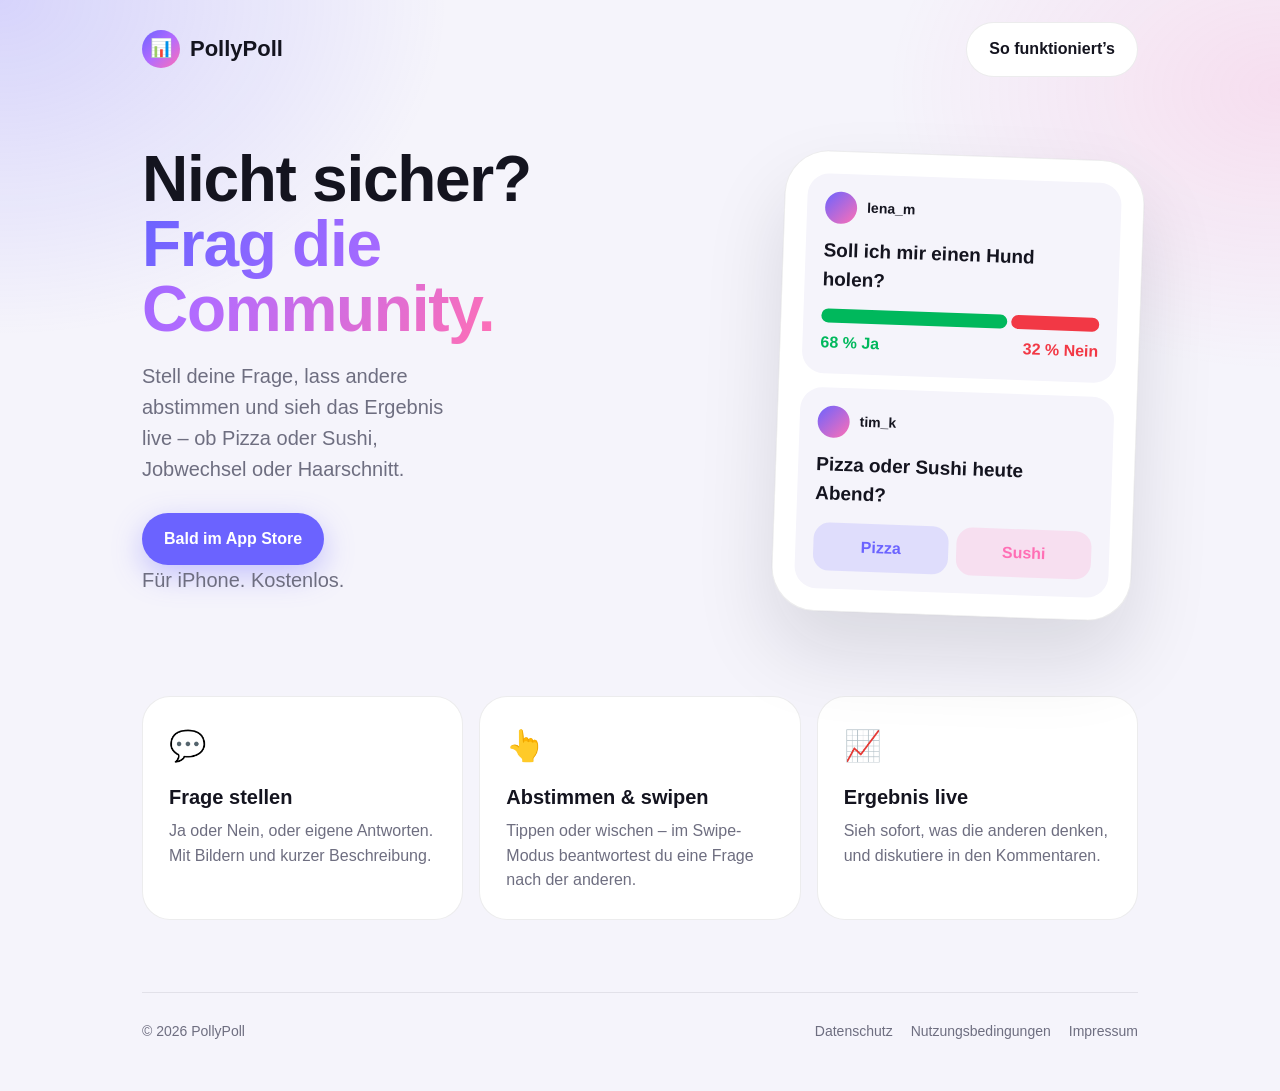
<file: index.html>
<!doctype html>
<html lang="de">
<head>
  <meta charset="utf-8">
  <meta name="viewport" content="width=device-width, initial-scale=1">
  <title>PollyPoll – Frag die Community</title>
  <meta name="description" content="Du kannst dich nicht entscheiden? Stell deine Frage und lass die Community abstimmen – in Sekunden.">
  <meta property="og:title" content="PollyPoll – Frag die Community">
  <meta property="og:description" content="Stell deine Frage und lass die Community abstimmen.">
  <meta property="og:url" content="https://pollypoll.app">
  <link rel="stylesheet" href="/style.css">
</head>
<body>
  <div class="wrap">
    <header class="nav">
      <a class="logo" href="/"><span class="logo-mark">📊</span>PollyPoll</a>
      <a class="btn btn-ghost" href="#features">So funktioniert’s</a>
    </header>

    <section class="hero">
      <div>
        <h1>Nicht sicher?<br><span class="gradient-text">Frag die Community.</span></h1>
        <p>Stell deine Frage, lass andere abstimmen und sieh das Ergebnis live – ob Pizza oder Sushi, Jobwechsel oder Haarschnitt.</p>
        <div class="actions">
          <span class="btn btn-primary">Bald im App Store</span>
        </div>
        <p class="note">Für iPhone. Kostenlos.</p>
      </div>

      <div class="phone" aria-hidden="true">
        <div class="poll">
          <div class="poll-author"><span class="avatar"></span>lena_m</div>
          <div class="poll-q">Soll ich mir einen Hund holen?</div>
          <div class="bar"><span class="yes" style="width:68%"></span><span class="no" style="width:32%"></span></div>
          <div class="labels"><span class="yes">68 % Ja</span><span class="no">32 % Nein</span></div>
        </div>
        <div class="poll">
          <div class="poll-author"><span class="avatar"></span>tim_k</div>
          <div class="poll-q">Pizza oder Sushi heute Abend?</div>
          <div class="options"><div class="a">Pizza</div><div class="b">Sushi</div></div>
        </div>
      </div>
    </section>

    <section class="features" id="features">
      <div class="feature">
        <div class="icon">💬</div>
        <h3>Frage stellen</h3>
        <p>Ja oder Nein, oder eigene Antworten. Mit Bildern und kurzer Beschreibung.</p>
      </div>
      <div class="feature">
        <div class="icon">👆</div>
        <h3>Abstimmen & swipen</h3>
        <p>Tippen oder wischen – im Swipe-Modus beantwortest du eine Frage nach der anderen.</p>
      </div>
      <div class="feature">
        <div class="icon">📈</div>
        <h3>Ergebnis live</h3>
        <p>Sieh sofort, was die anderen denken, und diskutiere in den Kommentaren.</p>
      </div>
    </section>

    <footer>
      <span>© 2026 PollyPoll</span>
      <nav>
        <a href="/datenschutz">Datenschutz</a>
        <a href="/nutzungsbedingungen">Nutzungsbedingungen</a>
        <a href="/impressum">Impressum</a>
      </nav>
    </footer>
  </div>
</body>
</html>
</file>
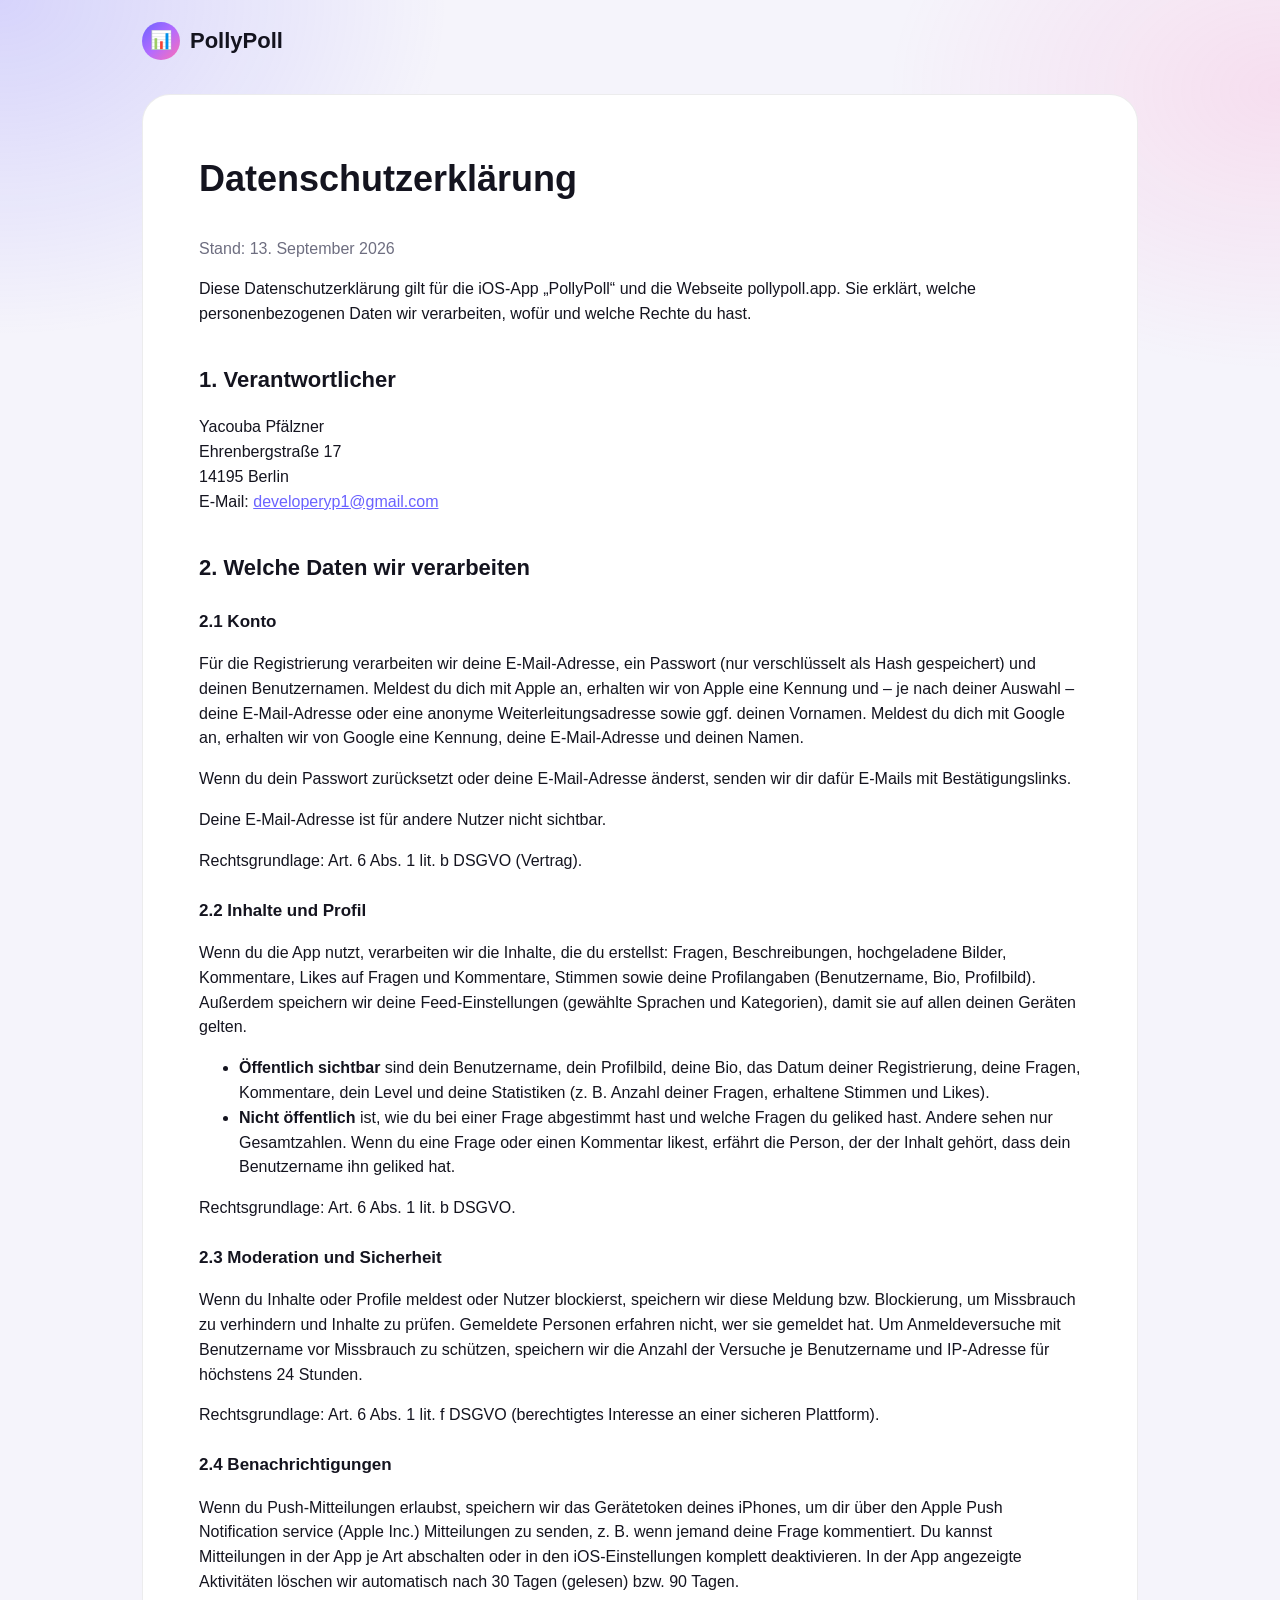
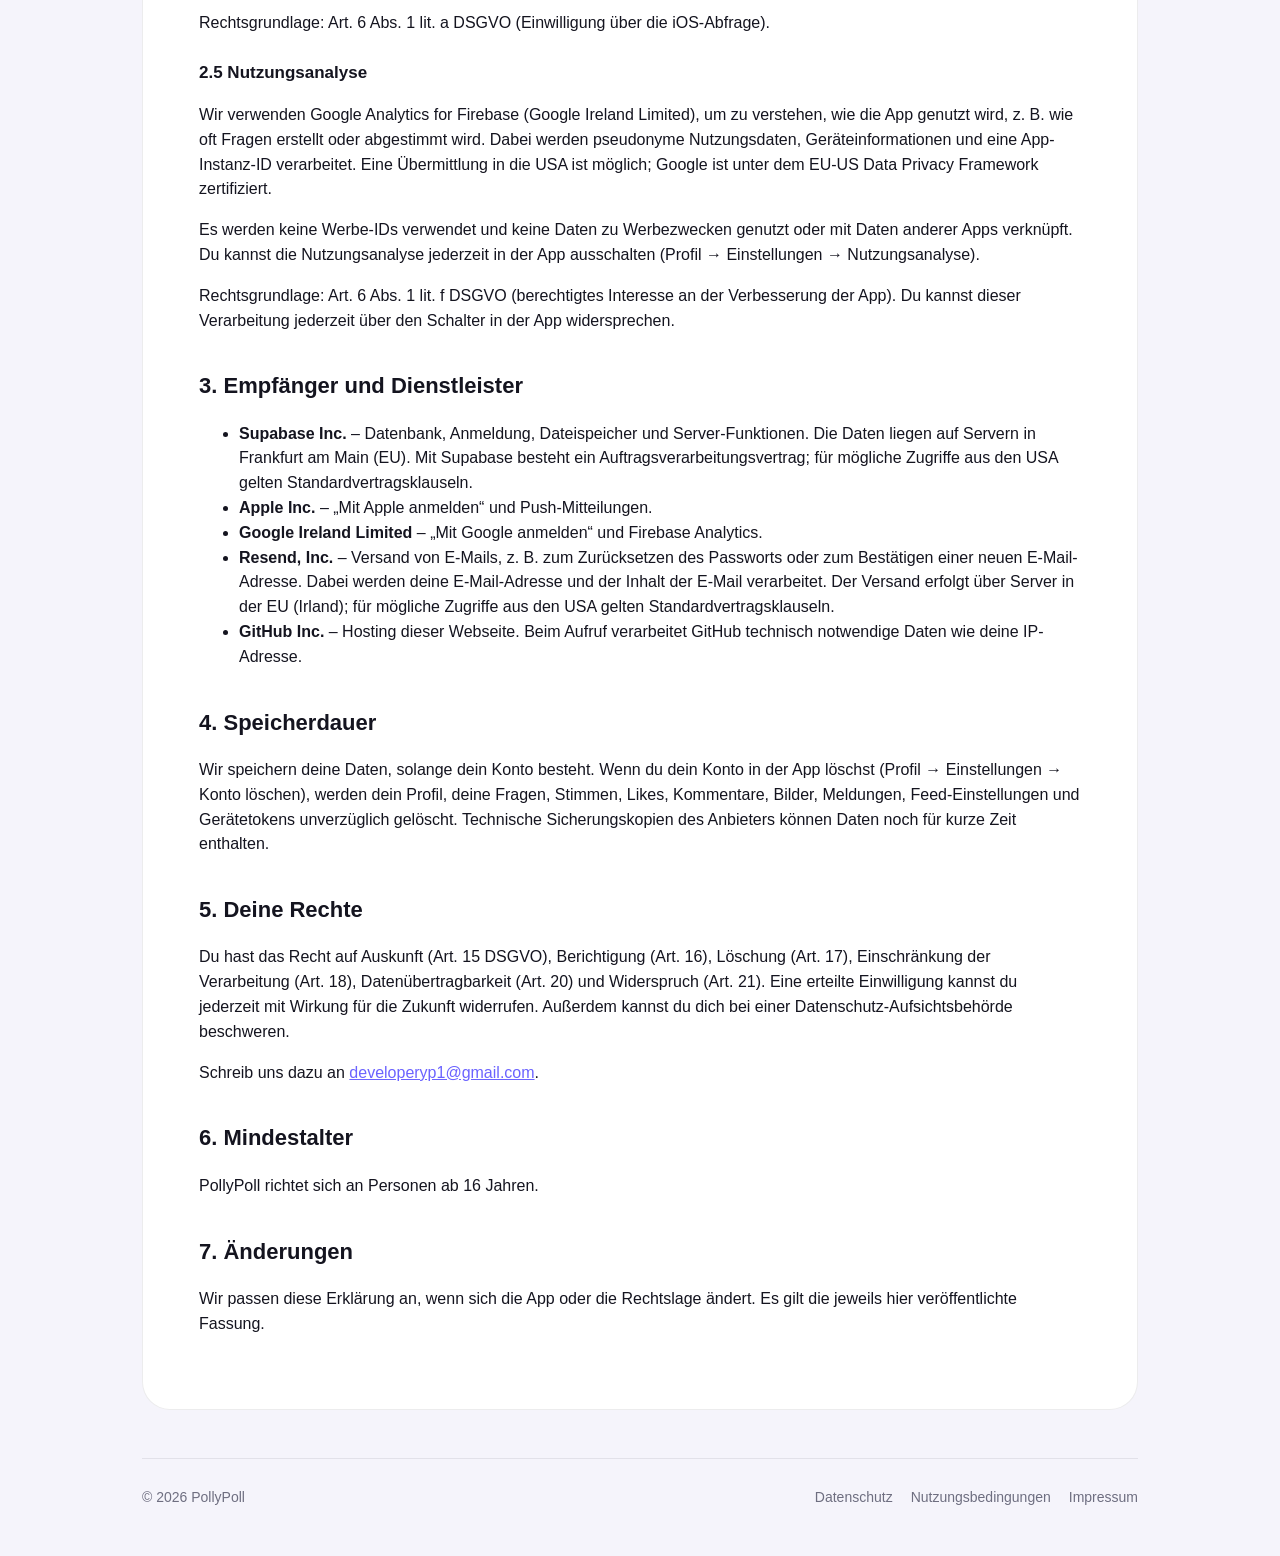
<file: datenschutz.html>
<!doctype html>
<html lang="de">
<head>
  <meta charset="utf-8">
  <meta name="viewport" content="width=device-width, initial-scale=1">
  <title>Datenschutzerklärung – PollyPoll</title>
  <link rel="stylesheet" href="/style.css">
</head>
<body>
  <div class="wrap">
    <header class="nav">
      <a class="logo" href="/"><span class="logo-mark">📊</span>PollyPoll</a>
    </header>

    <article class="legal">
      <h1>Datenschutzerklärung</h1>
      <p class="meta">Stand: 13. September 2026</p>

      <p>Diese Datenschutzerklärung gilt für die iOS-App „PollyPoll“ und die Webseite pollypoll.app. Sie erklärt, welche personenbezogenen Daten wir verarbeiten, wofür und welche Rechte du hast.</p>

      <h2>1. Verantwortlicher</h2>
      <p>
        Yacouba Pfälzner<br>
        Ehrenbergstraße 17<br>
        14195 Berlin<br>
        E-Mail: <a href="mailto:developeryp1@gmail.com">developeryp1@gmail.com</a>
      </p>

      <h2>2. Welche Daten wir verarbeiten</h2>

      <h3>2.1 Konto</h3>
      <p>Für die Registrierung verarbeiten wir deine E-Mail-Adresse, ein Passwort (nur verschlüsselt als Hash gespeichert) und deinen Benutzernamen. Meldest du dich mit Apple an, erhalten wir von Apple eine Kennung und – je nach deiner Auswahl – deine E-Mail-Adresse oder eine anonyme Weiterleitungsadresse sowie ggf. deinen Vornamen. Meldest du dich mit Google an, erhalten wir von Google eine Kennung, deine E-Mail-Adresse und deinen Namen.</p>
      <p>Wenn du dein Passwort zurücksetzt oder deine E-Mail-Adresse änderst, senden wir dir dafür E-Mails mit Bestätigungslinks.</p>
      <p>Deine E-Mail-Adresse ist für andere Nutzer nicht sichtbar.</p>
      <p>Rechtsgrundlage: Art. 6 Abs. 1 lit. b DSGVO (Vertrag).</p>

      <h3>2.2 Inhalte und Profil</h3>
      <p>Wenn du die App nutzt, verarbeiten wir die Inhalte, die du erstellst: Fragen, Beschreibungen, hochgeladene Bilder, Kommentare, Likes auf Fragen und Kommentare, Stimmen sowie deine Profilangaben (Benutzername, Bio, Profilbild). Außerdem speichern wir deine Feed-Einstellungen (gewählte Sprachen und Kategorien), damit sie auf allen deinen Geräten gelten.</p>
      <ul>
        <li><strong>Öffentlich sichtbar</strong> sind dein Benutzername, dein Profilbild, deine Bio, das Datum deiner Registrierung, deine Fragen, Kommentare, dein Level und deine Statistiken (z. B. Anzahl deiner Fragen, erhaltene Stimmen und Likes).</li>
        <li><strong>Nicht öffentlich</strong> ist, wie du bei einer Frage abgestimmt hast und welche Fragen du geliked hast. Andere sehen nur Gesamtzahlen. Wenn du eine Frage oder einen Kommentar likest, erfährt die Person, der der Inhalt gehört, dass dein Benutzername ihn geliked hat.</li>
      </ul>
      <p>Rechtsgrundlage: Art. 6 Abs. 1 lit. b DSGVO.</p>

      <h3>2.3 Moderation und Sicherheit</h3>
      <p>Wenn du Inhalte oder Profile meldest oder Nutzer blockierst, speichern wir diese Meldung bzw. Blockierung, um Missbrauch zu verhindern und Inhalte zu prüfen. Gemeldete Personen erfahren nicht, wer sie gemeldet hat. Um Anmeldeversuche mit Benutzername vor Missbrauch zu schützen, speichern wir die Anzahl der Versuche je Benutzername und IP-Adresse für höchstens 24 Stunden.</p>
      <p>Rechtsgrundlage: Art. 6 Abs. 1 lit. f DSGVO (berechtigtes Interesse an einer sicheren Plattform).</p>

      <h3>2.4 Benachrichtigungen</h3>
      <p>Wenn du Push-Mitteilungen erlaubst, speichern wir das Gerätetoken deines iPhones, um dir über den Apple Push Notification service (Apple Inc.) Mitteilungen zu senden, z. B. wenn jemand deine Frage kommentiert. Du kannst Mitteilungen in der App je Art abschalten oder in den iOS-Einstellungen komplett deaktivieren. In der App angezeigte Aktivitäten löschen wir automatisch nach 30 Tagen (gelesen) bzw. 90 Tagen.</p>
      <p>Rechtsgrundlage: Art. 6 Abs. 1 lit. a DSGVO (Einwilligung über die iOS-Abfrage).</p>

      <h3>2.5 Nutzungsanalyse</h3>
      <p>Wir verwenden Google Analytics for Firebase (Google Ireland Limited), um zu verstehen, wie die App genutzt wird, z. B. wie oft Fragen erstellt oder abgestimmt wird. Dabei werden pseudonyme Nutzungsdaten, Geräteinformationen und eine App-Instanz-ID verarbeitet. Eine Übermittlung in die USA ist möglich; Google ist unter dem EU-US Data Privacy Framework zertifiziert.</p>
      <p>Es werden keine Werbe-IDs verwendet und keine Daten zu Werbezwecken genutzt oder mit Daten anderer Apps verknüpft. Du kannst die Nutzungsanalyse jederzeit in der App ausschalten (Profil → Einstellungen → Nutzungsanalyse).</p>
      <p>Rechtsgrundlage: Art. 6 Abs. 1 lit. f DSGVO (berechtigtes Interesse an der Verbesserung der App). Du kannst dieser Verarbeitung jederzeit über den Schalter in der App widersprechen.</p>

      <h2>3. Empfänger und Dienstleister</h2>
      <ul>
        <li><strong>Supabase Inc.</strong> – Datenbank, Anmeldung, Dateispeicher und Server-Funktionen. Die Daten liegen auf Servern in Frankfurt am Main (EU). Mit Supabase besteht ein Auftragsverarbeitungsvertrag; für mögliche Zugriffe aus den USA gelten Standardvertragsklauseln.</li>
        <li><strong>Apple Inc.</strong> – „Mit Apple anmelden“ und Push-Mitteilungen.</li>
        <li><strong>Google Ireland Limited</strong> – „Mit Google anmelden“ und Firebase Analytics.</li>
        <li><strong>Resend, Inc.</strong> – Versand von E-Mails, z. B. zum Zurücksetzen des Passworts oder zum Bestätigen einer neuen E-Mail-Adresse. Dabei werden deine E-Mail-Adresse und der Inhalt der E-Mail verarbeitet. Der Versand erfolgt über Server in der EU (Irland); für mögliche Zugriffe aus den USA gelten Standardvertragsklauseln.</li>
        <li><strong>GitHub Inc.</strong> – Hosting dieser Webseite. Beim Aufruf verarbeitet GitHub technisch notwendige Daten wie deine IP-Adresse.</li>
      </ul>

      <h2>4. Speicherdauer</h2>
      <p>Wir speichern deine Daten, solange dein Konto besteht. Wenn du dein Konto in der App löschst (Profil → Einstellungen → Konto löschen), werden dein Profil, deine Fragen, Stimmen, Likes, Kommentare, Bilder, Meldungen, Feed-Einstellungen und Gerätetokens unverzüglich gelöscht. Technische Sicherungskopien des Anbieters können Daten noch für kurze Zeit enthalten.</p>

      <h2>5. Deine Rechte</h2>
      <p>Du hast das Recht auf Auskunft (Art. 15 DSGVO), Berichtigung (Art. 16), Löschung (Art. 17), Einschränkung der Verarbeitung (Art. 18), Datenübertragbarkeit (Art. 20) und Widerspruch (Art. 21). Eine erteilte Einwilligung kannst du jederzeit mit Wirkung für die Zukunft widerrufen. Außerdem kannst du dich bei einer Datenschutz-Aufsichtsbehörde beschweren.</p>
      <p>Schreib uns dazu an <a href="mailto:developeryp1@gmail.com">developeryp1@gmail.com</a>.</p>

      <h2>6. Mindestalter</h2>
      <p>PollyPoll richtet sich an Personen ab 16 Jahren.</p>

      <h2>7. Änderungen</h2>
      <p>Wir passen diese Erklärung an, wenn sich die App oder die Rechtslage ändert. Es gilt die jeweils hier veröffentlichte Fassung.</p>
    </article>

    <footer>
      <span>© 2026 PollyPoll</span>
      <nav>
        <a href="/datenschutz">Datenschutz</a>
        <a href="/nutzungsbedingungen">Nutzungsbedingungen</a>
        <a href="/impressum">Impressum</a>
      </nav>
    </footer>
  </div>
</body>
</html>
</file>
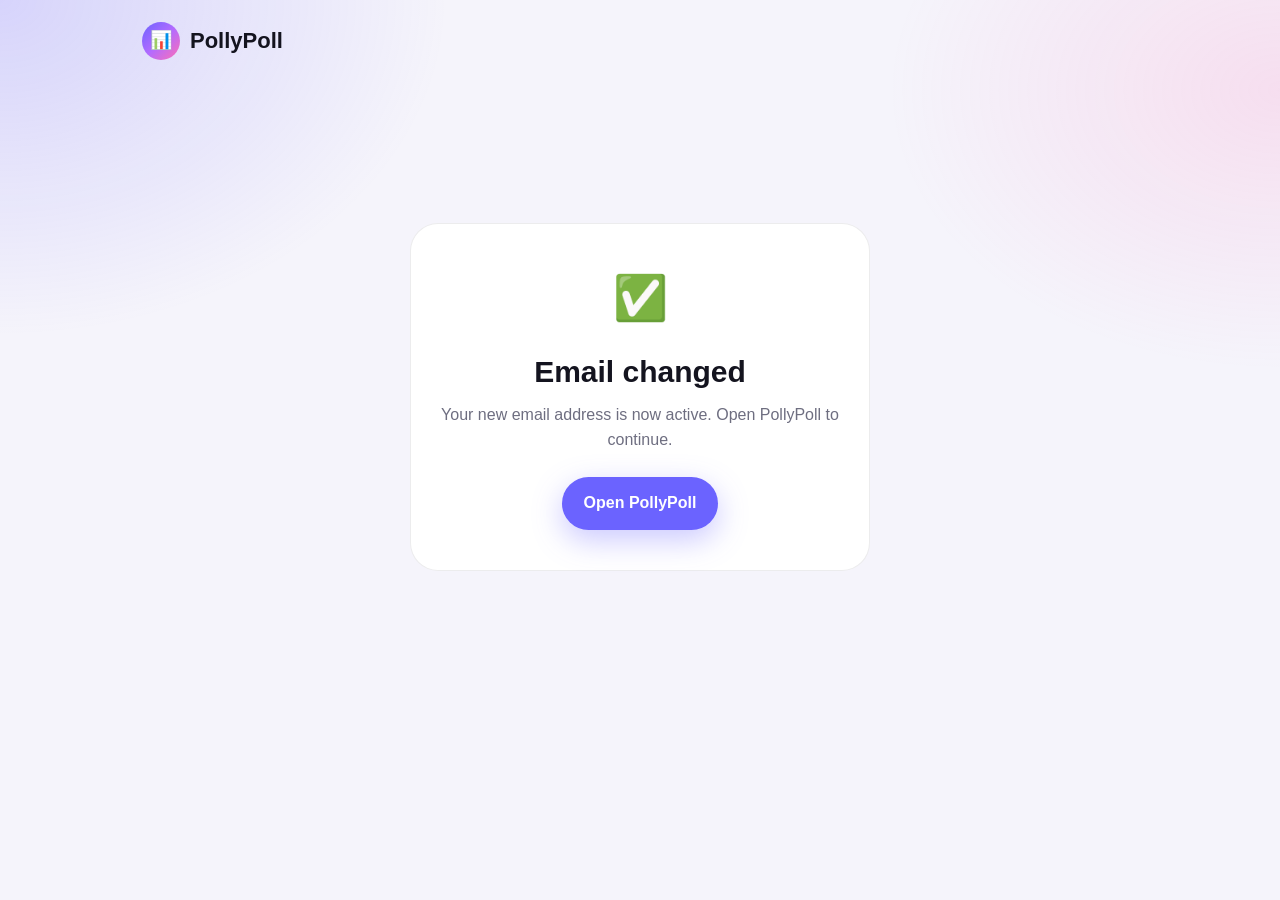
<file: email-bestaetigt.html>
<!doctype html>
<html lang="en">
<head>
  <meta charset="utf-8">
  <meta name="viewport" content="width=device-width, initial-scale=1">
  <meta name="robots" content="noindex">
  <title>Email confirmed – PollyPoll</title>
  <link rel="stylesheet" href="/style.css">
</head>
<body>
  <div class="wrap">
    <header class="nav">
      <a class="logo" href="/"><span class="logo-mark">📊</span>PollyPoll</a>
    </header>

    <main class="center">
      <div class="card" style="width:100%">
        <section id="state-done">
          <div style="font-size:44px">✅</div>
          <h1>Email changed</h1>
          <p>Your new email address is now active. Open PollyPoll to continue.</p>
          <a class="btn btn-primary" href="pollypoll://">Open PollyPoll</a>
        </section>

        <section id="state-partial" hidden>
          <div style="font-size:44px">📬</div>
          <h1>One more link to go</h1>
          <p>This link is confirmed. Now open the link we sent to your other email address.</p>
        </section>

        <section id="state-invalid" hidden>
          <div style="font-size:44px">⏳</div>
          <h1>Link expired</h1>
          <p>This link has expired or was already used. Change your email again in the app under Settings → Sign-In &amp; Security.</p>
          <a class="btn btn-ghost" href="/">Back to home</a>
        </section>
      </div>
    </main>
  </div>

  <script>
    // Supabase redirects here after an e-mail change link was opened:
    //  • first of two links (secure e-mail change): #message=Confirmation link accepted…
    //  • change completed:                          ?code=… or #access_token=…&type=email_change
    //  • expired or used link:                      #error=…&error_code=…
    const query = new URLSearchParams(location.search);
    const hash = new URLSearchParams(location.hash.slice(1));
    // The URL may carry one-time codes; keep them out of the history
    history.replaceState(null, "", location.pathname);

    const param = (key) => hash.get(key) ?? query.get(key);
    const show = (name) => {
      for (const state of ["done", "partial", "invalid"]) {
        document.getElementById("state-" + state).hidden = state !== name;
      }
    };

    if (param("error") || param("error_code")) {
      show("invalid");
    } else if ((param("message") ?? "").toLowerCase().includes("other email")) {
      show("partial");
    } else {
      show("done");
    }
  </script>
</body>
</html>
</file>
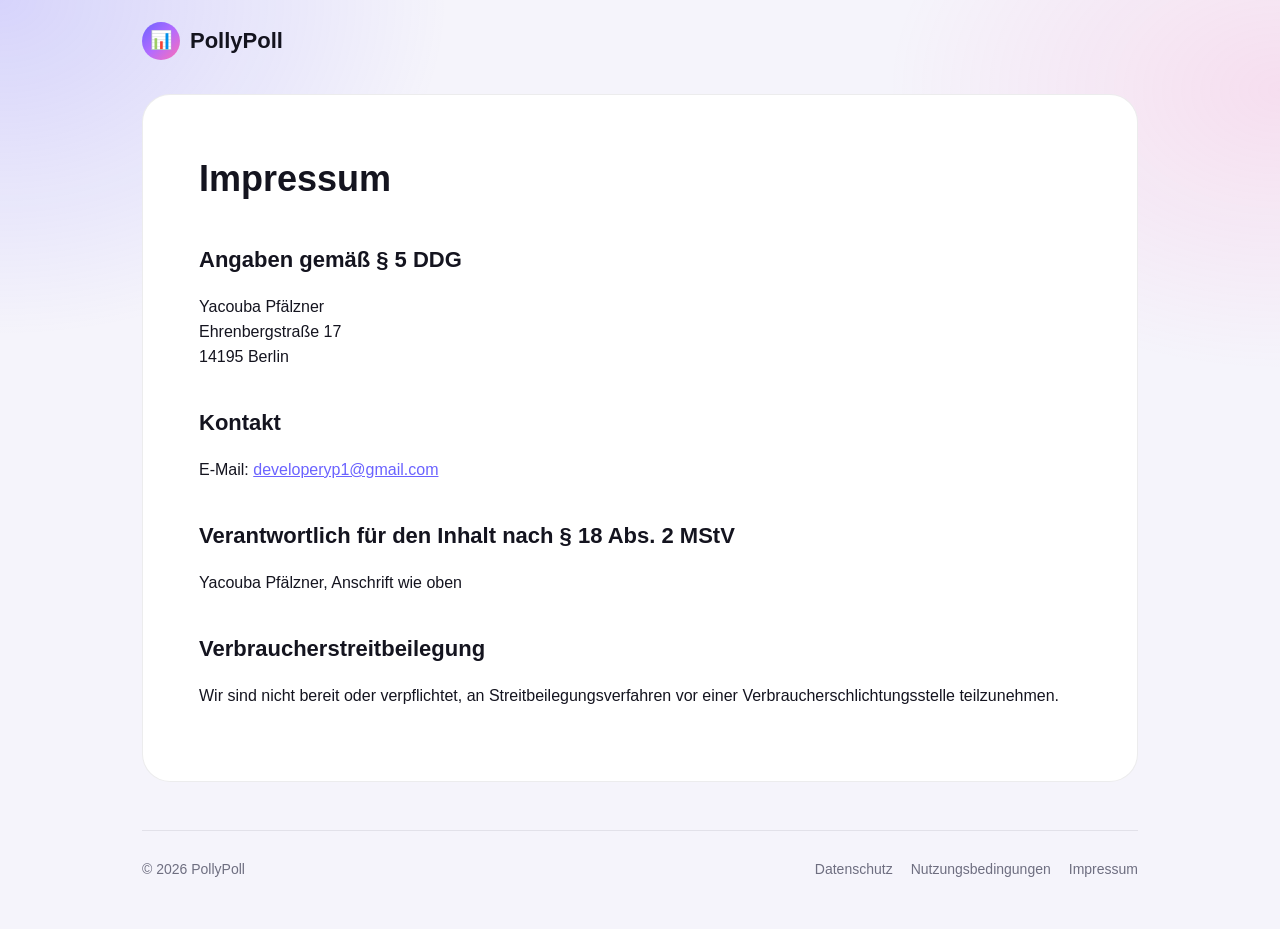
<file: impressum.html>
<!doctype html>
<html lang="de">
<head>
  <meta charset="utf-8">
  <meta name="viewport" content="width=device-width, initial-scale=1">
  <title>Impressum – PollyPoll</title>
  <link rel="stylesheet" href="/style.css">
</head>
<body>
  <div class="wrap">
    <header class="nav">
      <a class="logo" href="/"><span class="logo-mark">📊</span>PollyPoll</a>
    </header>

    <article class="legal">
      <h1>Impressum</h1>

      <h2>Angaben gemäß § 5 DDG</h2>
      <p>
        Yacouba Pfälzner<br>
        Ehrenbergstraße 17<br>
        14195 Berlin
      </p>

      <h2>Kontakt</h2>
      <p>E-Mail: <a href="mailto:developeryp1@gmail.com">developeryp1@gmail.com</a></p>

      <h2>Verantwortlich für den Inhalt nach § 18 Abs. 2 MStV</h2>
      <p>Yacouba Pfälzner, Anschrift wie oben</p>

      <h2>Verbraucherstreitbeilegung</h2>
      <p>Wir sind nicht bereit oder verpflichtet, an Streitbeilegungsverfahren vor einer Verbraucherschlichtungsstelle teilzunehmen.</p>
    </article>

    <footer>
      <span>© 2026 PollyPoll</span>
      <nav>
        <a href="/datenschutz">Datenschutz</a>
        <a href="/nutzungsbedingungen">Nutzungsbedingungen</a>
        <a href="/impressum">Impressum</a>
      </nav>
    </footer>
  </div>
</body>
</html>
</file>
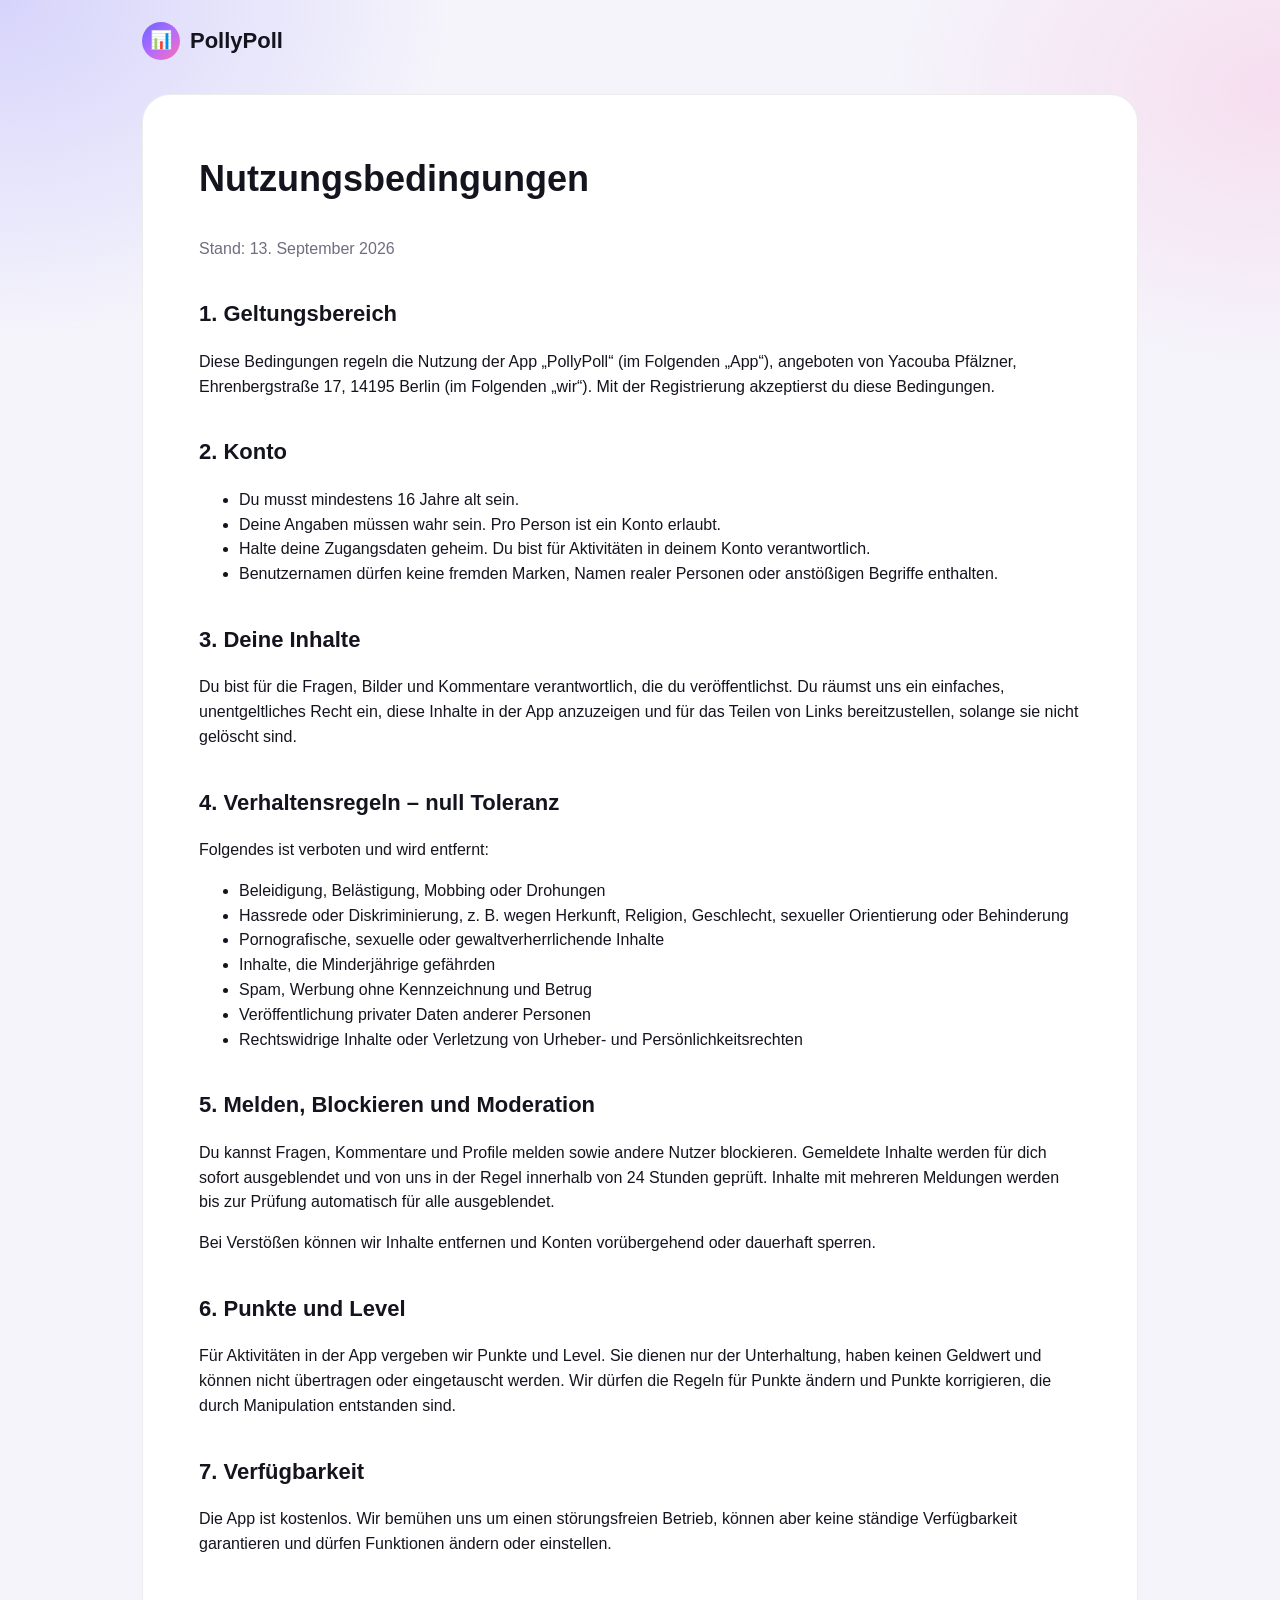
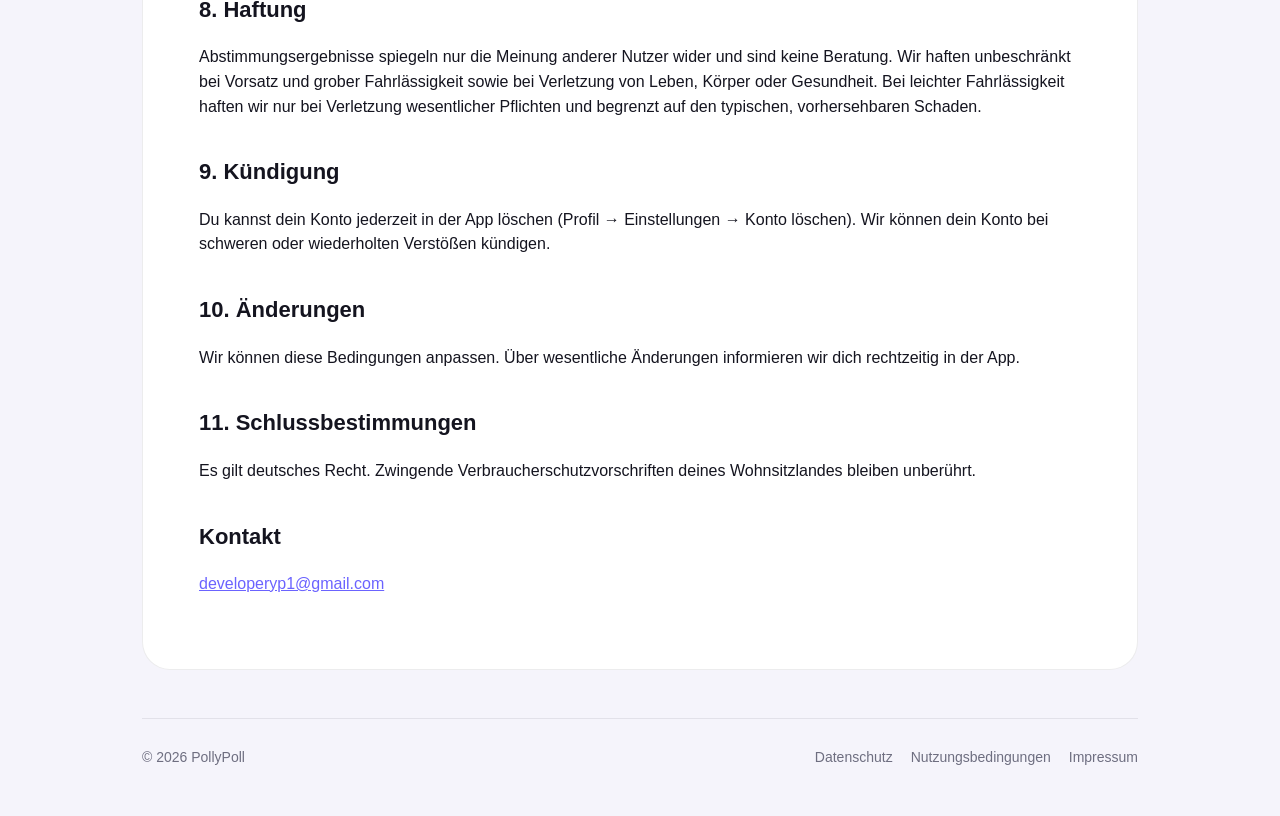
<file: nutzungsbedingungen.html>
<!doctype html>
<html lang="de">
<head>
  <meta charset="utf-8">
  <meta name="viewport" content="width=device-width, initial-scale=1">
  <title>Nutzungsbedingungen – PollyPoll</title>
  <link rel="stylesheet" href="/style.css">
</head>
<body>
  <div class="wrap">
    <header class="nav">
      <a class="logo" href="/"><span class="logo-mark">📊</span>PollyPoll</a>
    </header>

    <article class="legal">
      <h1>Nutzungsbedingungen</h1>
      <p class="meta">Stand: 13. September 2026</p>

      <h2>1. Geltungsbereich</h2>
      <p>Diese Bedingungen regeln die Nutzung der App „PollyPoll“ (im Folgenden „App“), angeboten von Yacouba Pfälzner, Ehrenbergstraße 17, 14195 Berlin (im Folgenden „wir“). Mit der Registrierung akzeptierst du diese Bedingungen.</p>

      <h2>2. Konto</h2>
      <ul>
        <li>Du musst mindestens 16 Jahre alt sein.</li>
        <li>Deine Angaben müssen wahr sein. Pro Person ist ein Konto erlaubt.</li>
        <li>Halte deine Zugangsdaten geheim. Du bist für Aktivitäten in deinem Konto verantwortlich.</li>
        <li>Benutzernamen dürfen keine fremden Marken, Namen realer Personen oder anstößigen Begriffe enthalten.</li>
      </ul>

      <h2>3. Deine Inhalte</h2>
      <p>Du bist für die Fragen, Bilder und Kommentare verantwortlich, die du veröffentlichst. Du räumst uns ein einfaches, unentgeltliches Recht ein, diese Inhalte in der App anzuzeigen und für das Teilen von Links bereitzustellen, solange sie nicht gelöscht sind.</p>

      <h2>4. Verhaltensregeln – null Toleranz</h2>
      <p>Folgendes ist verboten und wird entfernt:</p>
      <ul>
        <li>Beleidigung, Belästigung, Mobbing oder Drohungen</li>
        <li>Hassrede oder Diskriminierung, z. B. wegen Herkunft, Religion, Geschlecht, sexueller Orientierung oder Behinderung</li>
        <li>Pornografische, sexuelle oder gewaltverherrlichende Inhalte</li>
        <li>Inhalte, die Minderjährige gefährden</li>
        <li>Spam, Werbung ohne Kennzeichnung und Betrug</li>
        <li>Veröffentlichung privater Daten anderer Personen</li>
        <li>Rechtswidrige Inhalte oder Verletzung von Urheber- und Persönlichkeitsrechten</li>
      </ul>

      <h2>5. Melden, Blockieren und Moderation</h2>
      <p>Du kannst Fragen, Kommentare und Profile melden sowie andere Nutzer blockieren. Gemeldete Inhalte werden für dich sofort ausgeblendet und von uns in der Regel innerhalb von 24 Stunden geprüft. Inhalte mit mehreren Meldungen werden bis zur Prüfung automatisch für alle ausgeblendet.</p>
      <p>Bei Verstößen können wir Inhalte entfernen und Konten vorübergehend oder dauerhaft sperren.</p>

      <h2>6. Punkte und Level</h2>
      <p>Für Aktivitäten in der App vergeben wir Punkte und Level. Sie dienen nur der Unterhaltung, haben keinen Geldwert und können nicht übertragen oder eingetauscht werden. Wir dürfen die Regeln für Punkte ändern und Punkte korrigieren, die durch Manipulation entstanden sind.</p>

      <h2>7. Verfügbarkeit</h2>
      <p>Die App ist kostenlos. Wir bemühen uns um einen störungsfreien Betrieb, können aber keine ständige Verfügbarkeit garantieren und dürfen Funktionen ändern oder einstellen.</p>

      <h2>8. Haftung</h2>
      <p>Abstimmungsergebnisse spiegeln nur die Meinung anderer Nutzer wider und sind keine Beratung. Wir haften unbeschränkt bei Vorsatz und grober Fahrlässigkeit sowie bei Verletzung von Leben, Körper oder Gesundheit. Bei leichter Fahrlässigkeit haften wir nur bei Verletzung wesentlicher Pflichten und begrenzt auf den typischen, vorhersehbaren Schaden.</p>

      <h2>9. Kündigung</h2>
      <p>Du kannst dein Konto jederzeit in der App löschen (Profil → Einstellungen → Konto löschen). Wir können dein Konto bei schweren oder wiederholten Verstößen kündigen.</p>

      <h2>10. Änderungen</h2>
      <p>Wir können diese Bedingungen anpassen. Über wesentliche Änderungen informieren wir dich rechtzeitig in der App.</p>

      <h2>11. Schlussbestimmungen</h2>
      <p>Es gilt deutsches Recht. Zwingende Verbraucherschutzvorschriften deines Wohnsitzlandes bleiben unberührt.</p>

      <h2>Kontakt</h2>
      <p><a href="mailto:developeryp1@gmail.com">developeryp1@gmail.com</a></p>
    </article>

    <footer>
      <span>© 2026 PollyPoll</span>
      <nav>
        <a href="/datenschutz">Datenschutz</a>
        <a href="/nutzungsbedingungen">Nutzungsbedingungen</a>
        <a href="/impressum">Impressum</a>
      </nav>
    </footer>
  </div>
</body>
</html>
</file>
<file: style.css>
:root {
  --brand: #6b63ff;
  --pink: #ff6fb5;
  --violet: #b26bff;
  --bg: #f5f4fb;
  --card: #ffffff;
  --text: #14141f;
  --muted: #6e6e80;
  --line: rgba(20, 20, 31, 0.08);
  --yes: #00b85c;
  --no: #f23845;
  --radius: 28px;
  color-scheme: light dark;
}

@media (prefers-color-scheme: dark) {
  :root {
    --bg: #0b0b12;
    --card: #16161f;
    --text: #ffffff;
    --muted: #9a9aae;
    --line: rgba(255, 255, 255, 0.08);
  }
}

* { box-sizing: border-box; }

body {
  margin: 0;
  font-family: ui-rounded, "SF Pro Rounded", -apple-system, BlinkMacSystemFont, "Segoe UI", Roboto, sans-serif;
  background: var(--bg);
  color: var(--text);
  line-height: 1.55;
  -webkit-font-smoothing: antialiased;
}

body::before {
  content: "";
  position: fixed;
  inset: 0;
  z-index: -1;
  background:
    radial-gradient(40rem 30rem at 0% 0%, color-mix(in srgb, var(--brand) 22%, transparent), transparent 70%),
    radial-gradient(35rem 25rem at 100% 10%, color-mix(in srgb, var(--pink) 16%, transparent), transparent 70%);
}

a { color: var(--brand); }

.wrap { max-width: 1040px; margin: 0 auto; padding: 0 22px; }

header.nav {
  display: flex;
  align-items: center;
  justify-content: space-between;
  padding: 22px 0;
}

.logo {
  display: flex;
  align-items: center;
  gap: 10px;
  font-weight: 800;
  font-size: 22px;
  color: var(--text);
  text-decoration: none;
}

.logo-mark {
  width: 38px;
  height: 38px;
  border-radius: 50%;
  display: grid;
  place-items: center;
  background: linear-gradient(135deg, var(--brand), var(--violet), var(--pink));
  color: #fff;
  font-size: 18px;
}

.btn {
  display: inline-flex;
  align-items: center;
  gap: 8px;
  padding: 14px 22px;
  border-radius: 999px;
  font-weight: 700;
  text-decoration: none;
  border: 0;
  cursor: pointer;
  font-size: 16px;
}

.btn-primary { background: var(--brand); color: #fff; box-shadow: 0 10px 30px color-mix(in srgb, var(--brand) 35%, transparent); }
.btn-ghost { background: var(--card); color: var(--text); border: 1px solid var(--line); }

.hero {
  display: grid;
  grid-template-columns: 1.1fr 1fr;
  gap: 48px;
  align-items: center;
  padding: 48px 0 72px;
}

.hero h1 {
  font-size: clamp(40px, 6vw, 64px);
  line-height: 1.02;
  margin: 0 0 18px;
  letter-spacing: -0.02em;
}

.gradient-text {
  background: linear-gradient(120deg, var(--brand), var(--violet), var(--pink));
  -webkit-background-clip: text;
  background-clip: text;
  color: transparent;
}

.hero p { font-size: 20px; color: var(--muted); margin: 0 0 28px; max-width: 30ch; }
.actions { display: flex; flex-wrap: wrap; gap: 12px; }
.note { font-size: 14px; color: var(--muted); margin-top: 14px; }

.phone {
  background: var(--card);
  border-radius: 44px;
  padding: 22px;
  border: 1px solid var(--line);
  box-shadow: 0 40px 80px rgba(20, 20, 31, 0.12);
  max-width: 360px;
  margin-left: auto;
  transform: rotate(2deg);
}

.poll { background: var(--bg); border-radius: 22px; padding: 18px; }
.poll + .poll { margin-top: 14px; }
.poll-author { display: flex; align-items: center; gap: 10px; font-weight: 700; font-size: 14px; }
.avatar { width: 32px; height: 32px; border-radius: 50%; background: linear-gradient(135deg, var(--brand), var(--pink)); }
.poll-q { font-weight: 800; font-size: 19px; margin: 12px 0 14px; }
.bar { display: flex; gap: 4px; height: 14px; }
.bar span { border-radius: 999px; }
.bar .yes { background: var(--yes); }
.bar .no { background: var(--no); }
.labels { display: flex; justify-content: space-between; margin-top: 8px; font-weight: 800; }
.labels .yes { color: var(--yes); }
.labels .no { color: var(--no); }
.options { display: flex; gap: 8px; }
.options div { flex: 1; text-align: center; padding: 12px; border-radius: 16px; font-weight: 700; }
.options .a { background: color-mix(in srgb, var(--brand) 16%, transparent); color: var(--brand); }
.options .b { background: color-mix(in srgb, var(--pink) 16%, transparent); color: var(--pink); }

.features { display: grid; grid-template-columns: repeat(3, 1fr); gap: 16px; padding-bottom: 72px; }
.feature { background: var(--card); border: 1px solid var(--line); border-radius: var(--radius); padding: 26px; }
.feature .icon { font-size: 30px; }
.feature h3 { margin: 12px 0 6px; font-size: 20px; }
.feature p { margin: 0; color: var(--muted); }

footer {
  border-top: 1px solid var(--line);
  padding: 28px 0 48px;
  color: var(--muted);
  font-size: 14px;
  display: flex;
  flex-wrap: wrap;
  justify-content: space-between;
  gap: 12px;
}

footer nav { display: flex; gap: 18px; }
footer a { color: var(--muted); text-decoration: none; }
footer a:hover { color: var(--text); }

/* Legal pages */
.legal { background: var(--card); border: 1px solid var(--line); border-radius: var(--radius); padding: clamp(24px, 5vw, 56px); margin: 12px 0 48px; }
.legal h1 { font-size: 36px; margin-top: 0; }
.legal h2 { font-size: 22px; margin-top: 36px; }
.legal h3 { font-size: 17px; margin-top: 24px; }
.legal p, .legal li { color: var(--text); }
.legal .meta { color: var(--muted); }
.placeholder { background: color-mix(in srgb, #ffb020 30%, transparent); border-radius: 6px; padding: 0 6px; font-weight: 700; }

/* Shared poll landing */
.center { min-height: 70vh; display: grid; place-items: center; text-align: center; }
.center .card { background: var(--card); border: 1px solid var(--line); border-radius: var(--radius); padding: 40px 28px; max-width: 460px; }
.center h1 { font-size: 30px; margin: 16px 0 8px; }
.center p { color: var(--muted); margin: 0 0 24px; }

@media (max-width: 820px) {
  .hero { grid-template-columns: 1fr; padding-top: 24px; }
  .phone { margin: 0 auto; transform: none; }
  .features { grid-template-columns: 1fr; }
}
</file>
